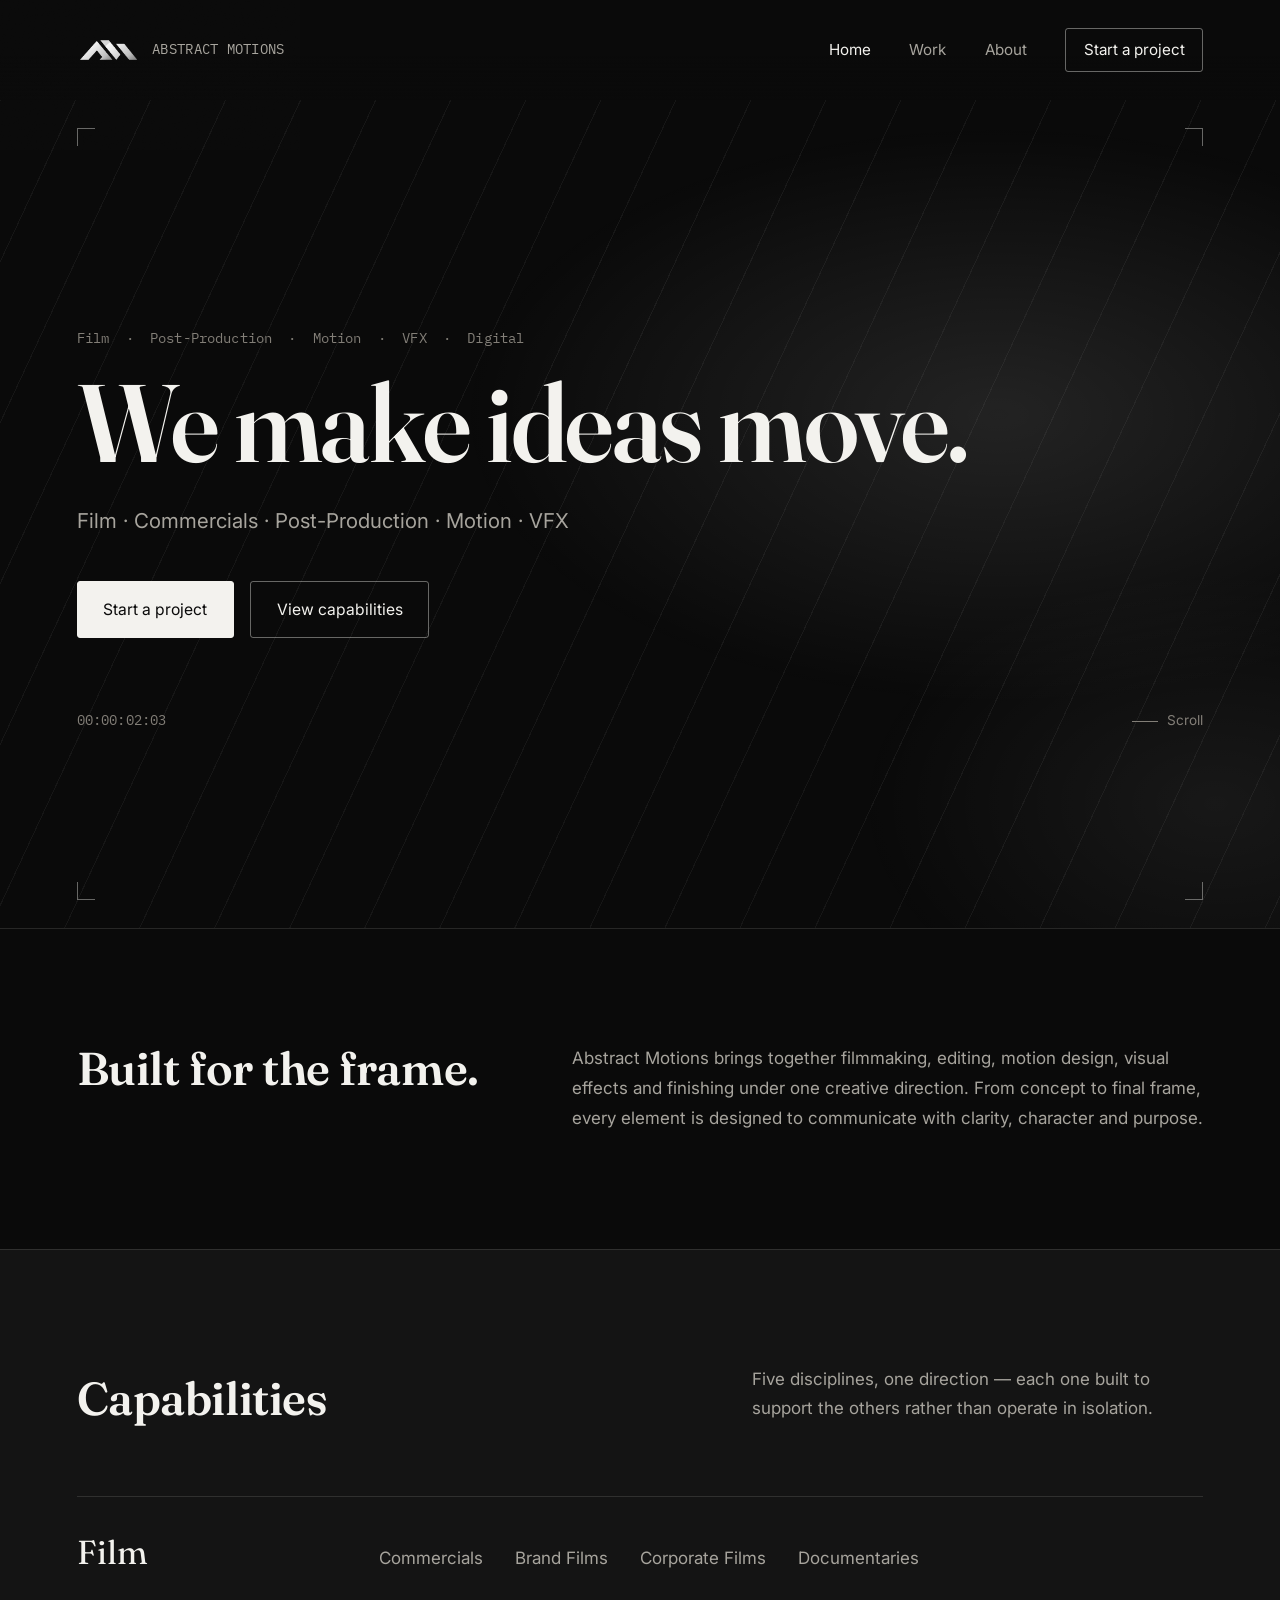
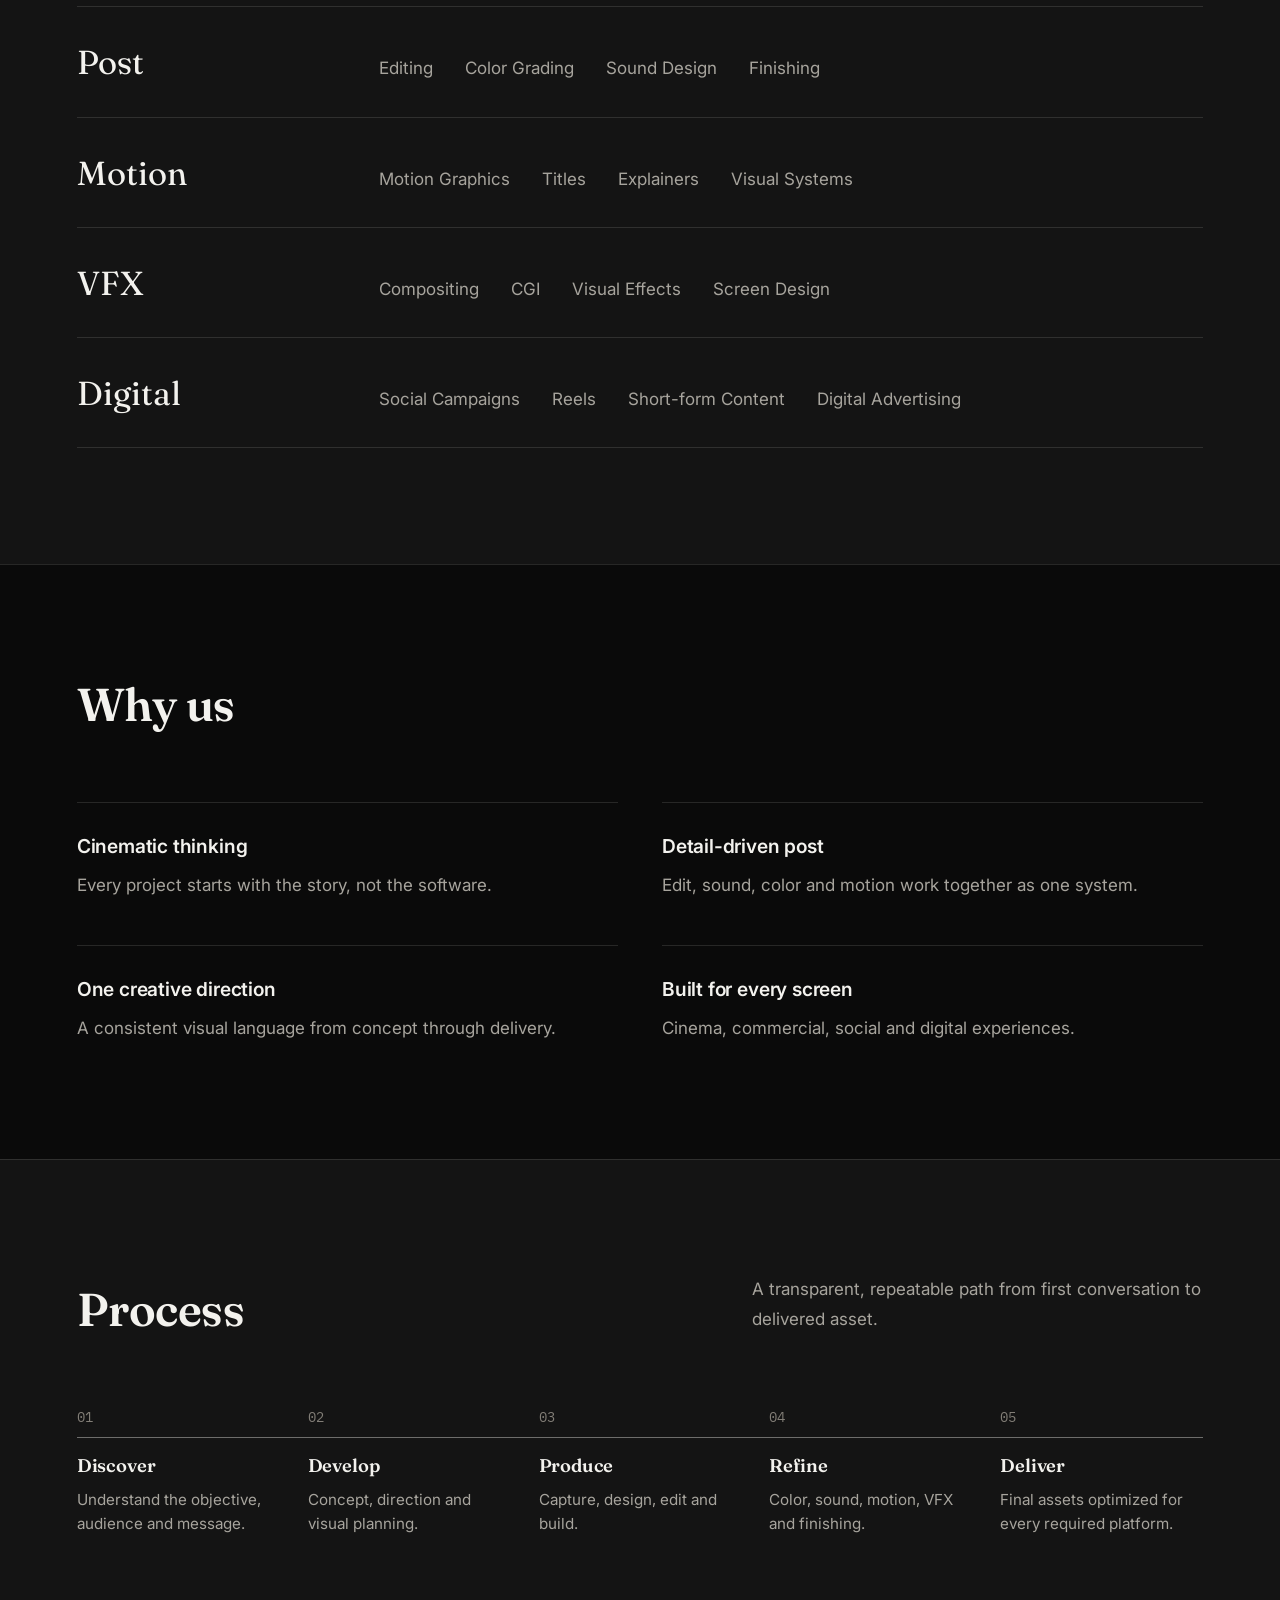
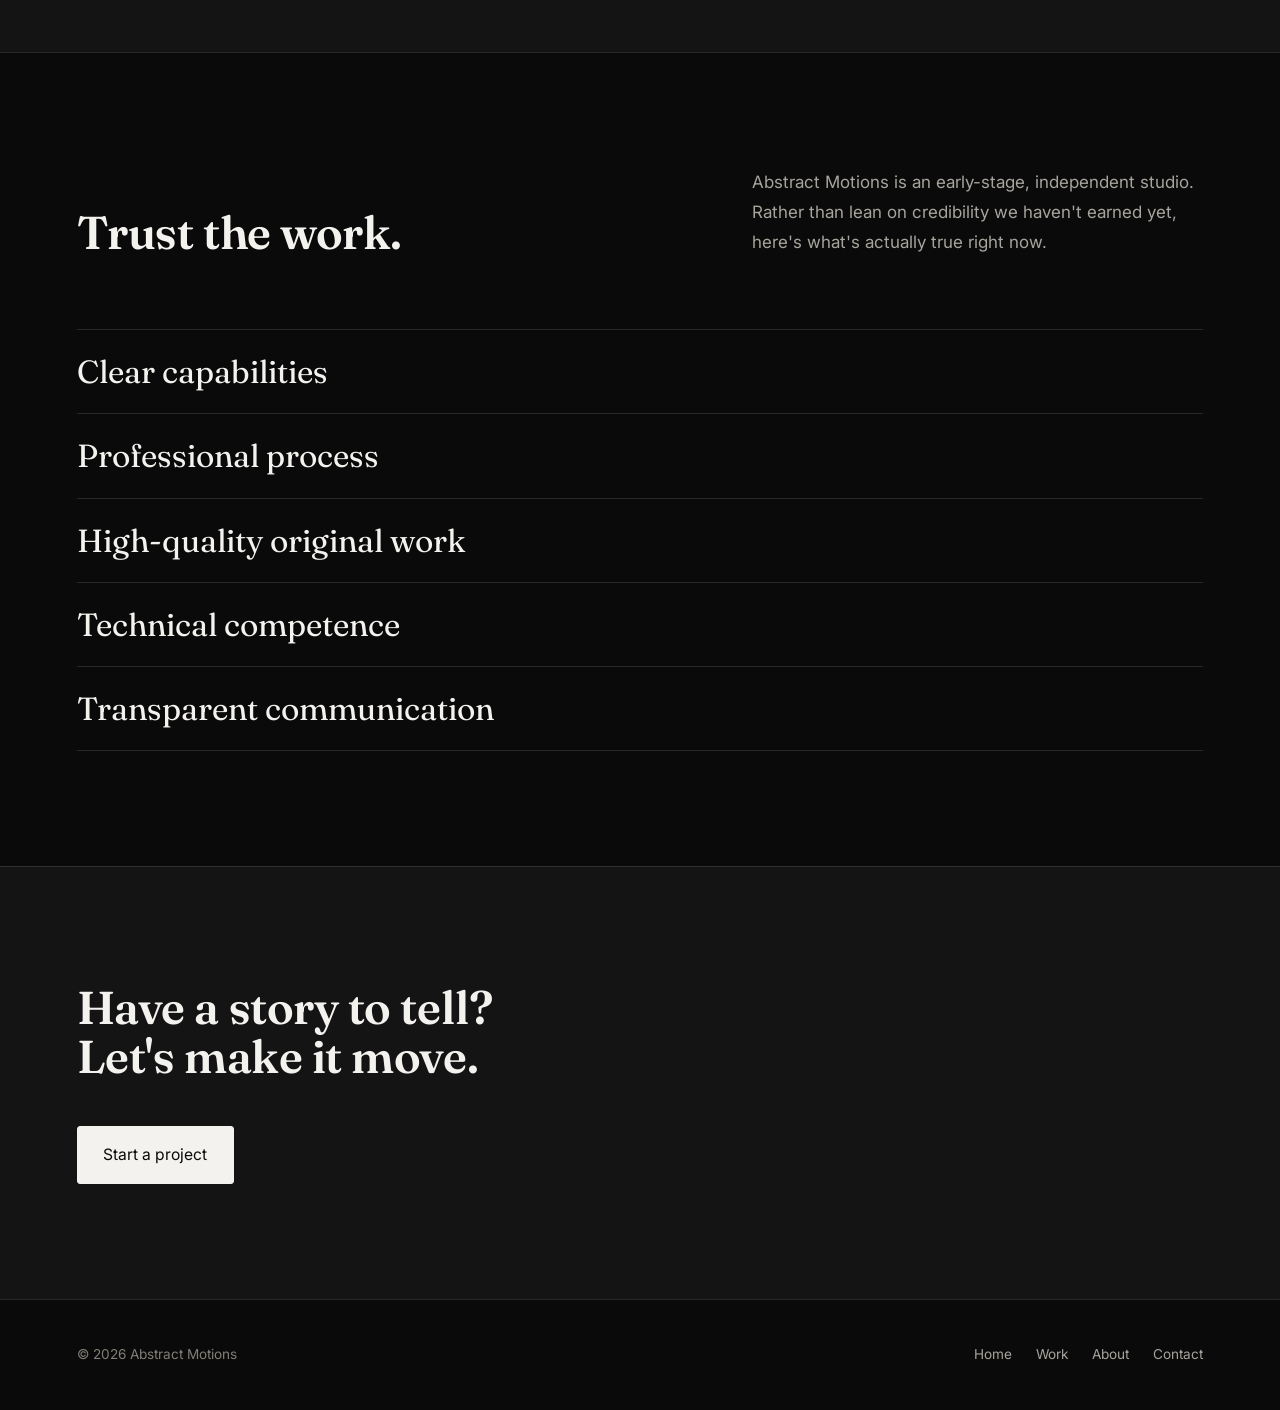
<file: index.html>
<!DOCTYPE html>
<html lang="en">
<head>
<meta charset="UTF-8">
<meta name="viewport" content="width=device-width, initial-scale=1.0">
<title>Abstract Motions — Film, Post-Production, Motion &amp; VFX</title>
<meta name="description" content="Abstract Motions is an independent production company working across film, post-production, motion design, VFX and digital content. Cinematic thinking, one creative direction.">
<meta property="og:title" content="Abstract Motions — We make ideas move.">
<meta property="og:description" content="An independent production company working across film, post-production, motion design, VFX and digital content.">
<meta property="og:type" content="website">
<link rel="icon" type="image/png" href="images/favicon-32.png">
<link rel="apple-touch-icon" href="images/favicon-192.png">
<link rel="preconnect" href="https://fonts.googleapis.com">
<link rel="preconnect" href="https://fonts.gstatic.com" crossorigin>
<link href="https://fonts.googleapis.com/css2?family=Fraunces:opsz,wght@9..144,450;9..144,560;9..144,620&family=Inter:wght@400;500;600&family=IBM+Plex+Mono:wght@400;500&display=swap" rel="stylesheet">
<link rel="stylesheet" href="css/style.css">
</head>
<body>

<svg class="grain" aria-hidden="true">
  <filter id="grainFilter">
    <feTurbulence type="fractalNoise" baseFrequency="0.85" numOctaves="2" stitchTiles="stitch"></feTurbulence>
    <feColorMatrix type="saturate" values="0"></feColorMatrix>
  </filter>
  <rect width="100%" height="100%" filter="url(#grainFilter)"></rect>
</svg>

<header class="wrap site-nav">
  <a href="index.html" class="site-nav__logo" aria-label="Abstract Motions — home">
    <img src="images/logo.png" alt="Abstract Motions">
    <span>ABSTRACT MOTIONS</span>
  </a>
  <button class="nav-toggle" aria-label="Toggle menu" aria-expanded="false"><span></span></button>
  <nav class="site-nav__links" aria-label="Primary">
    <a href="index.html" aria-current="page">Home</a>
    <a href="work.html">Work</a>
    <a href="about.html">About</a>
    <a href="contact.html" class="site-nav__cta">Start a project</a>
  </nav>
</header>

<main id="main">

  <!-- ============ HERO ============ -->
  <section class="hero">
    <div class="hero__field" aria-hidden="true"></div>
    <div class="frame-marks" aria-hidden="true"><i></i><i></i><i></i><i></i></div>
    <div class="hero__bar hero__bar--top" aria-hidden="true"></div>
    <div class="hero__bar hero__bar--bottom" aria-hidden="true"></div>

    <div class="wrap hero__content">
      <p class="hero__kicker mono" style="color:var(--mist-dim); font-size:0.85rem; margin-bottom:1.25rem;">Film &nbsp;·&nbsp; Post-Production &nbsp;·&nbsp; Motion &nbsp;·&nbsp; VFX &nbsp;·&nbsp; Digital</p>
      <h1 class="hero__title display">We make ideas move.</h1>
      <p class="hero__sub lede">Film · Commercials · Post-Production · Motion · VFX</p>
      <div class="hero__ctas">
        <a href="contact.html" class="btn btn--solid">Start a project</a>
        <a href="#capabilities" class="btn btn--ghost">View capabilities</a>
      </div>
      <div class="hero__foot">
        <span class="mono" data-timecode>00:00:00:00</span>
        <span class="hero__scroll"><span class="line" aria-hidden="true"></span>Scroll</span>
      </div>
    </div>
  </section>

  <!-- ============ BRAND INTRO ============ -->
  <section class="section reveal">
    <div class="wrap intro">
      <h2 class="heading">Built for the frame.</h2>
      <p class="body">Abstract Motions brings together filmmaking, editing, motion design, visual effects and finishing under one creative direction. From concept to final frame, every element is designed to communicate with clarity, character and purpose.</p>
    </div>
  </section>

  <!-- ============ CAPABILITIES ============ -->
  <section class="section section--raised reveal" id="capabilities">
    <div class="wrap">
      <div class="section__head">
        <h2 class="heading">Capabilities</h2>
        <p class="body">Five disciplines, one direction — each one built to support the others rather than operate in isolation.</p>
      </div>

      <div class="cap-rows">
        <div class="cap-row">
          <div class="cap-row__name">Film</div>
          <div class="cap-row__items"><span>Commercials</span><span>Brand Films</span><span>Corporate Films</span><span>Documentaries</span></div>
        </div>
        <div class="cap-row">
          <div class="cap-row__name">Post</div>
          <div class="cap-row__items"><span>Editing</span><span>Color Grading</span><span>Sound Design</span><span>Finishing</span></div>
        </div>
        <div class="cap-row">
          <div class="cap-row__name">Motion</div>
          <div class="cap-row__items"><span>Motion Graphics</span><span>Titles</span><span>Explainers</span><span>Visual Systems</span></div>
        </div>
        <div class="cap-row">
          <div class="cap-row__name">VFX</div>
          <div class="cap-row__items"><span>Compositing</span><span>CGI</span><span>Visual Effects</span><span>Screen Design</span></div>
        </div>
        <div class="cap-row">
          <div class="cap-row__name">Digital</div>
          <div class="cap-row__items"><span>Social Campaigns</span><span>Reels</span><span>Short-form Content</span><span>Digital Advertising</span></div>
        </div>
      </div>
    </div>
  </section>

  <!-- ============ WHY US ============ -->
  <section class="section reveal">
    <div class="wrap">
      <div class="section__head">
        <h2 class="heading">Why us</h2>
      </div>
      <div class="why-grid">
        <div class="why-item">
          <h3>Cinematic thinking</h3>
          <p class="body">Every project starts with the story, not the software.</p>
        </div>
        <div class="why-item">
          <h3>Detail-driven post</h3>
          <p class="body">Edit, sound, color and motion work together as one system.</p>
        </div>
        <div class="why-item">
          <h3>One creative direction</h3>
          <p class="body">A consistent visual language from concept through delivery.</p>
        </div>
        <div class="why-item">
          <h3>Built for every screen</h3>
          <p class="body">Cinema, commercial, social and digital experiences.</p>
        </div>
      </div>
    </div>
  </section>

  <!-- ============ PROCESS ============ -->
  <section class="section section--raised reveal">
    <div class="wrap">
      <div class="section__head">
        <h2 class="heading">Process</h2>
        <p class="body">A transparent, repeatable path from first conversation to delivered asset.</p>
      </div>
      <div class="timeline">
        <div class="timeline__track">
          <div class="timeline__step">
            <span class="num">01</span>
            <h3>Discover</h3>
            <p>Understand the objective, audience and message.</p>
          </div>
          <div class="timeline__step">
            <span class="num">02</span>
            <h3>Develop</h3>
            <p>Concept, direction and visual planning.</p>
          </div>
          <div class="timeline__step">
            <span class="num">03</span>
            <h3>Produce</h3>
            <p>Capture, design, edit and build.</p>
          </div>
          <div class="timeline__step">
            <span class="num">04</span>
            <h3>Refine</h3>
            <p>Color, sound, motion, VFX and finishing.</p>
          </div>
          <div class="timeline__step">
            <span class="num">05</span>
            <h3>Deliver</h3>
            <p>Final assets optimized for every required platform.</p>
          </div>
        </div>
      </div>
    </div>
  </section>

  <!-- ============ TRUST ============ -->
  <!-- Designed to evolve into Clients → Case Studies → Testimonials → Results as the studio grows.
       Do not hardcode "coming soon" language — keep this component easy to swap for real proof later. -->
  <section class="section reveal">
    <div class="wrap">
      <div class="section__head">
        <h2 class="heading">Trust the work.</h2>
        <p class="body">Abstract Motions is an early-stage, independent studio. Rather than lean on credibility we haven't earned yet, here's what's actually true right now.</p>
      </div>
      <ul class="trust-list">
        <li>Clear capabilities</li>
        <li>Professional process</li>
        <li>High-quality original work</li>
        <li>Technical competence</li>
        <li>Transparent communication</li>
      </ul>
    </div>
  </section>

  <!-- ============ CLOSING CTA ============ -->
  <section class="section section--raised reveal">
    <div class="wrap closing">
      <h2 class="heading" style="max-width:14ch;">Have a story to tell? Let's make it move.</h2>
      <a href="contact.html" class="btn btn--solid">Start a project</a>
    </div>
  </section>

</main>

<footer class="site-footer">
  <div class="wrap site-footer__row">
    <span>© <span data-year>2026</span> Abstract Motions</span>
    <nav class="site-footer__links" aria-label="Footer">
      <a href="index.html">Home</a>
      <a href="work.html">Work</a>
      <a href="about.html">About</a>
      <a href="contact.html">Contact</a>
    </nav>
  </div>
</footer>

<script src="js/main.js"></script>
</body>
</html>
</file>
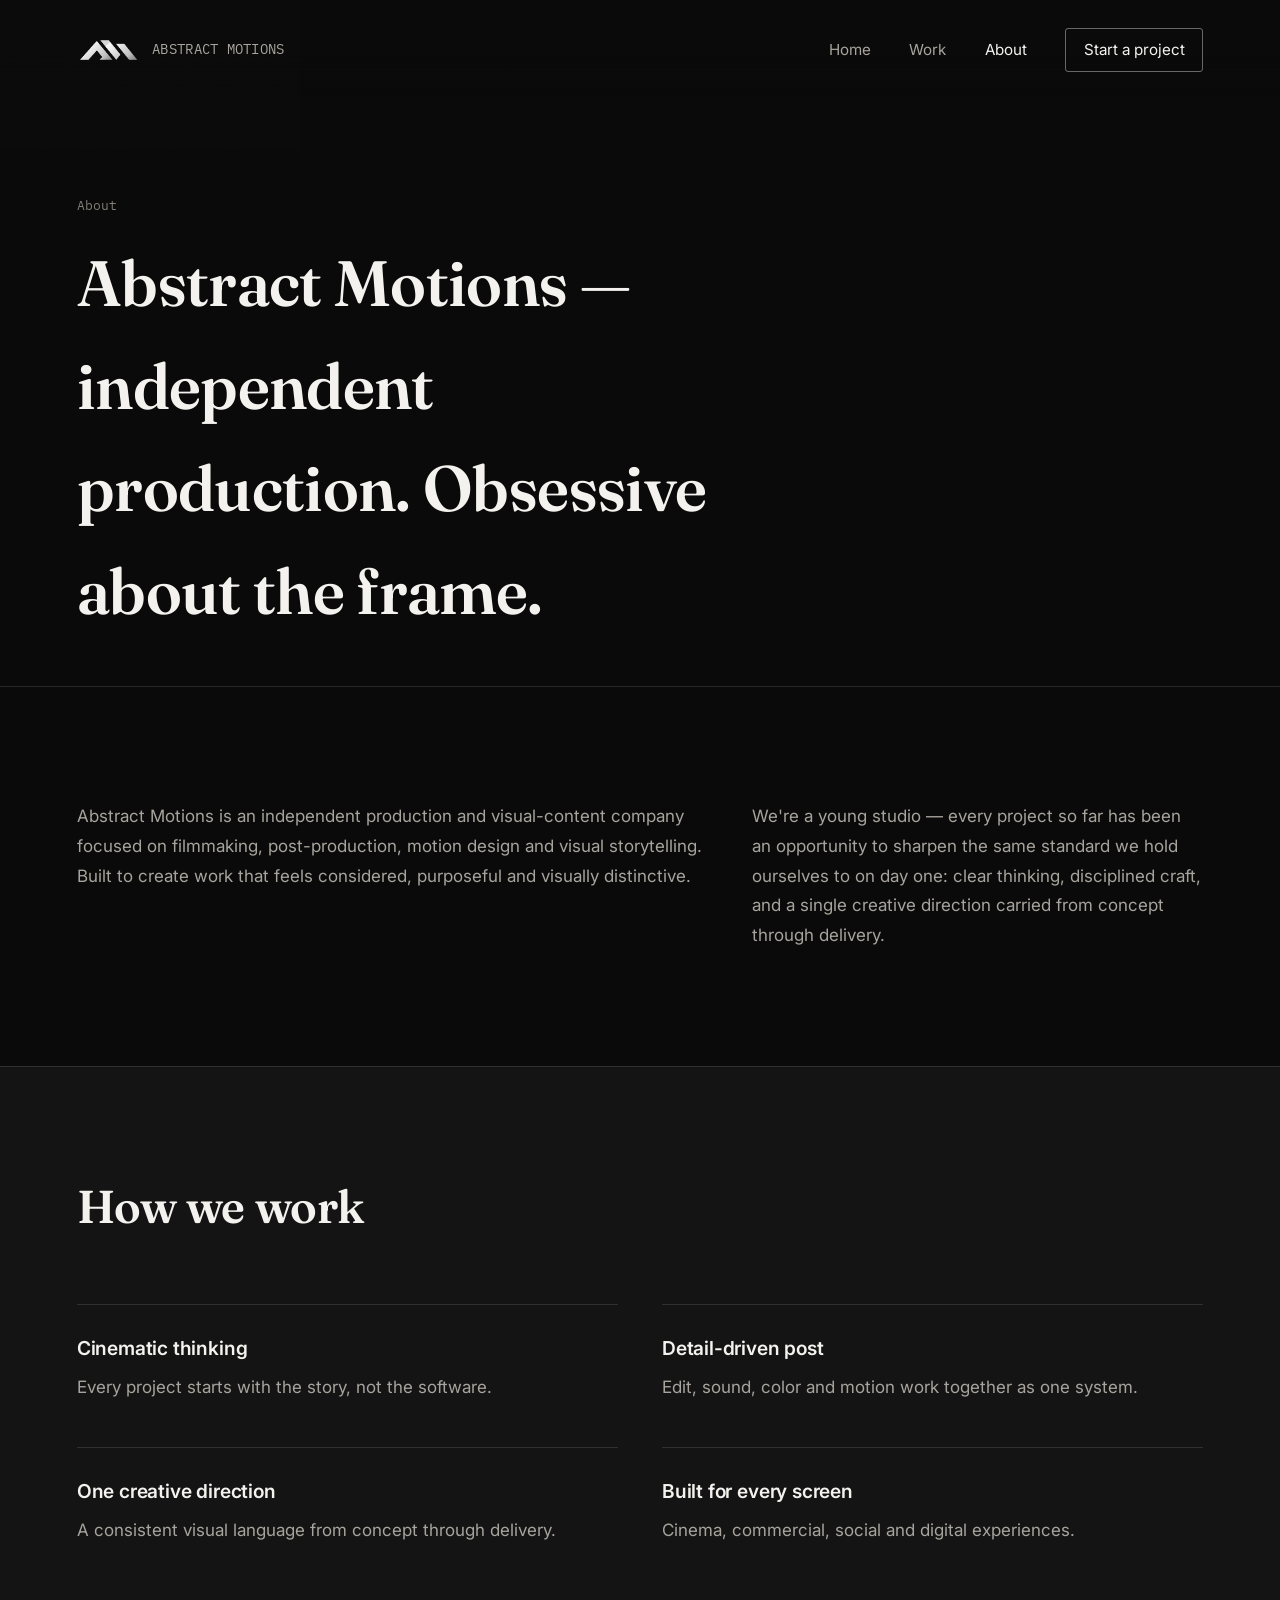
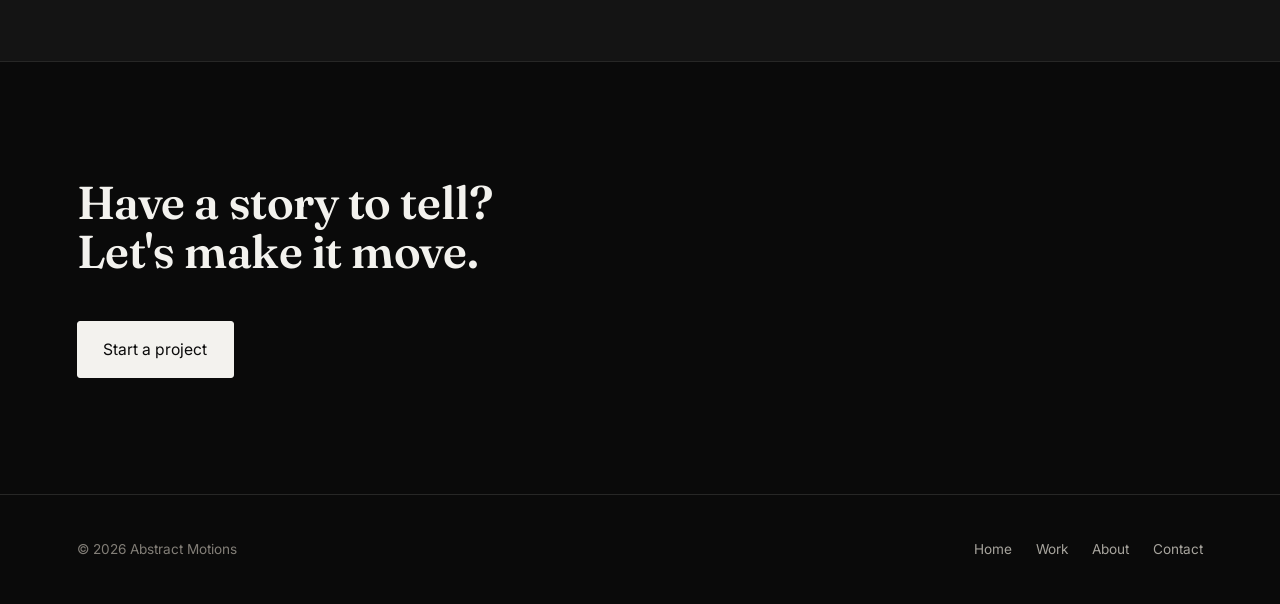
<file: about.html>
<!DOCTYPE html>
<html lang="en">
<head>
<meta charset="UTF-8">
<meta name="viewport" content="width=device-width, initial-scale=1.0">
<title>About — Abstract Motions</title>
<meta name="description" content="Abstract Motions is an independent production and visual-content company focused on filmmaking, post-production, motion design and visual storytelling.">
<link rel="icon" type="image/png" href="images/favicon-32.png">
<link rel="apple-touch-icon" href="images/favicon-192.png">
<link rel="preconnect" href="https://fonts.googleapis.com">
<link rel="preconnect" href="https://fonts.gstatic.com" crossorigin>
<link href="https://fonts.googleapis.com/css2?family=Fraunces:opsz,wght@9..144,450;9..144,560;9..144,620&family=Inter:wght@400;500;600&family=IBM+Plex+Mono:wght@400;500&display=swap" rel="stylesheet">
<link rel="stylesheet" href="css/style.css">
</head>
<body>

<svg class="grain" aria-hidden="true">
  <filter id="grainFilter">
    <feTurbulence type="fractalNoise" baseFrequency="0.85" numOctaves="2" stitchTiles="stitch"></feTurbulence>
    <feColorMatrix type="saturate" values="0"></feColorMatrix>
  </filter>
  <rect width="100%" height="100%" filter="url(#grainFilter)"></rect>
</svg>

<header class="wrap site-nav">
  <a href="index.html" class="site-nav__logo" aria-label="Abstract Motions — home">
    <img src="images/logo.png" alt="Abstract Motions">
    <span>ABSTRACT MOTIONS</span>
  </a>
  <button class="nav-toggle" aria-label="Toggle menu" aria-expanded="false"><span></span></button>
  <nav class="site-nav__links" aria-label="Primary">
    <a href="index.html">Home</a>
    <a href="work.html">Work</a>
    <a href="about.html" aria-current="page">About</a>
    <a href="contact.html" class="site-nav__cta">Start a project</a>
  </nav>
</header>

<main id="main">
  <section class="wrap page-hero reveal">
    <p class="eyebrow-index mono">About</p>
    <h1 class="heading" style="font-size:clamp(2.25rem,5vw,4rem); max-width:16ch;">Abstract Motions — independent production. Obsessive about the frame.</h1>
  </section>

  <section class="section reveal">
    <div class="wrap about-lead">
      <p class="body">Abstract Motions is an independent production and visual-content company focused on filmmaking, post-production, motion design and visual storytelling. Built to create work that feels considered, purposeful and visually distinctive.</p>
      <p class="body">We're a young studio — every project so far has been an opportunity to sharpen the same standard we hold ourselves to on day one: clear thinking, disciplined craft, and a single creative direction carried from concept through delivery.</p>
    </div>
  </section>

  <section class="section section--raised reveal">
    <div class="wrap">
      <div class="section__head">
        <h2 class="heading">How we work</h2>
      </div>
      <div class="why-grid">
        <div class="why-item">
          <h3>Cinematic thinking</h3>
          <p class="body">Every project starts with the story, not the software.</p>
        </div>
        <div class="why-item">
          <h3>Detail-driven post</h3>
          <p class="body">Edit, sound, color and motion work together as one system.</p>
        </div>
        <div class="why-item">
          <h3>One creative direction</h3>
          <p class="body">A consistent visual language from concept through delivery.</p>
        </div>
        <div class="why-item">
          <h3>Built for every screen</h3>
          <p class="body">Cinema, commercial, social and digital experiences.</p>
        </div>
      </div>
    </div>
  </section>

  <section class="section reveal">
    <div class="wrap closing">
      <h2 class="heading" style="max-width:14ch;">Have a story to tell? Let's make it move.</h2>
      <a href="contact.html" class="btn btn--solid">Start a project</a>
    </div>
  </section>
</main>

<footer class="site-footer">
  <div class="wrap site-footer__row">
    <span>© <span data-year>2026</span> Abstract Motions</span>
    <nav class="site-footer__links" aria-label="Footer">
      <a href="index.html">Home</a>
      <a href="work.html">Work</a>
      <a href="about.html">About</a>
      <a href="contact.html">Contact</a>
    </nav>
  </div>
</footer>

<script src="js/main.js"></script>
</body>
</html>
</file>
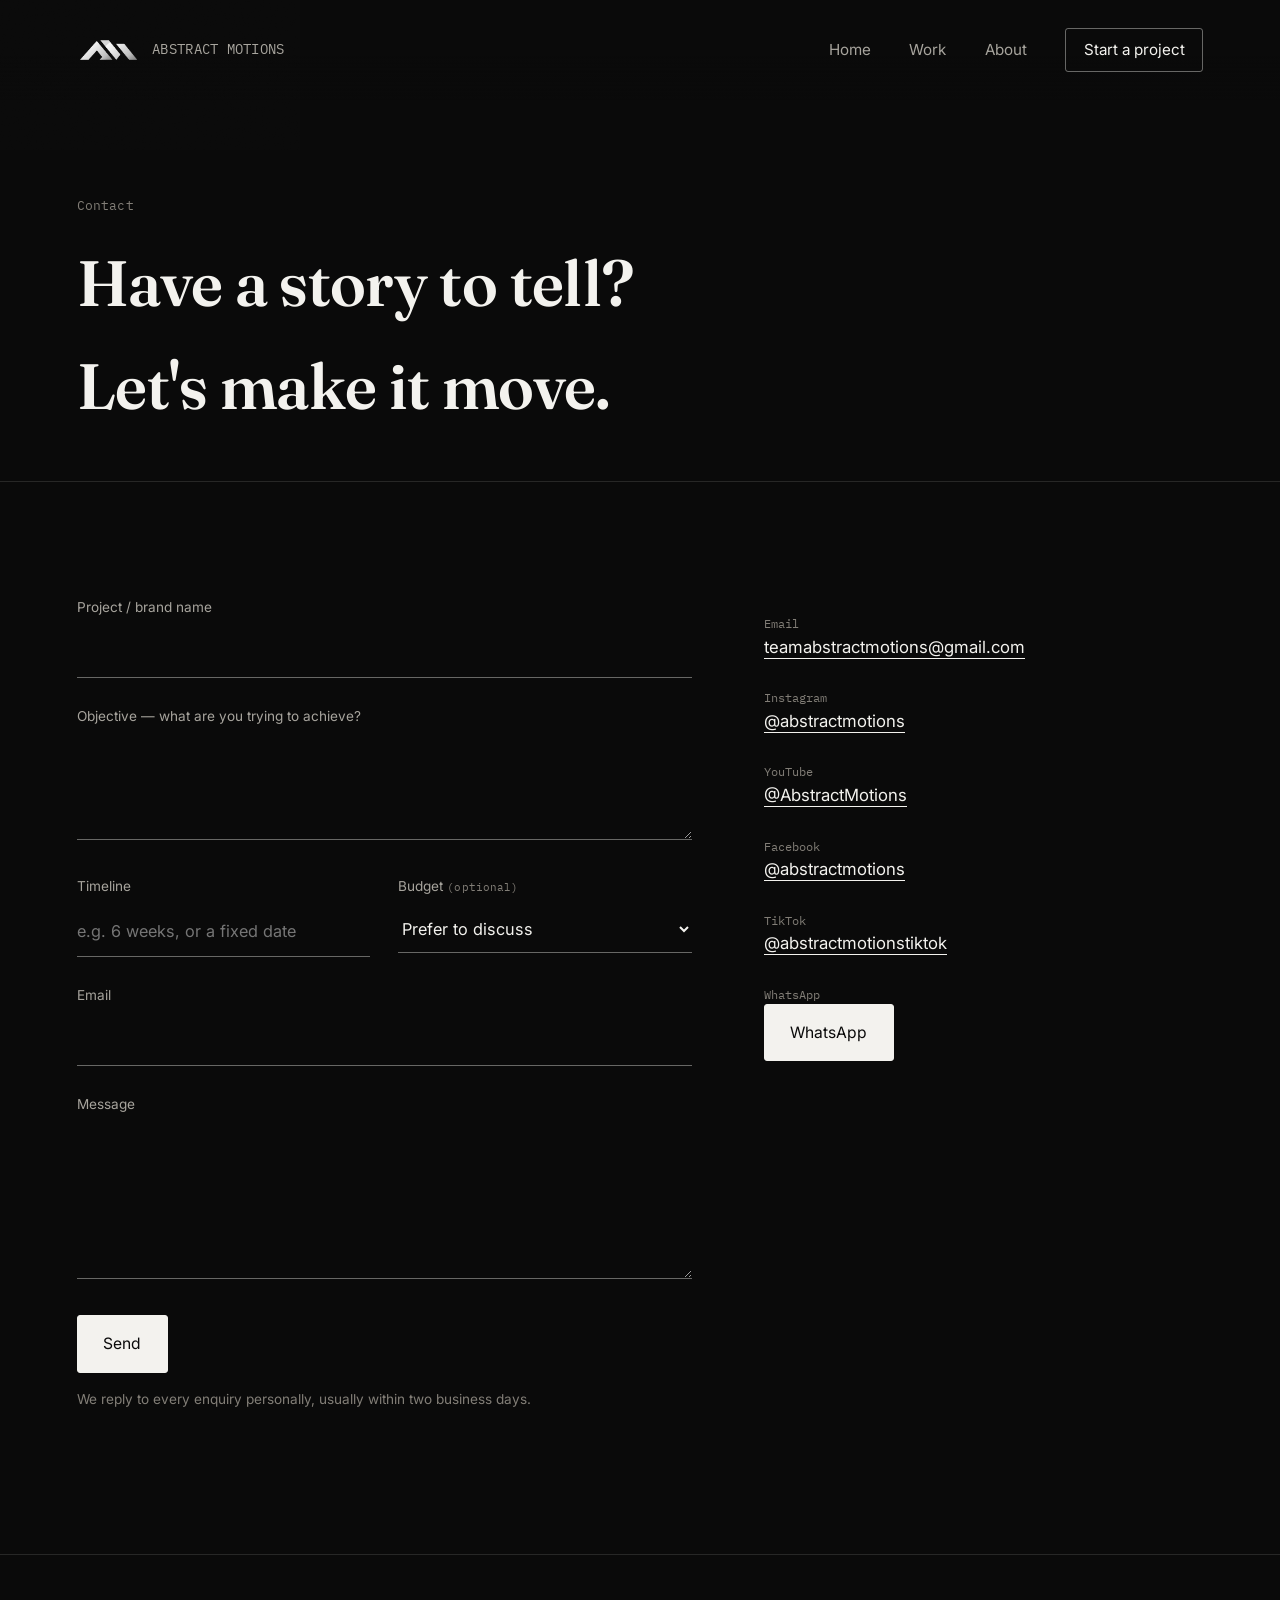
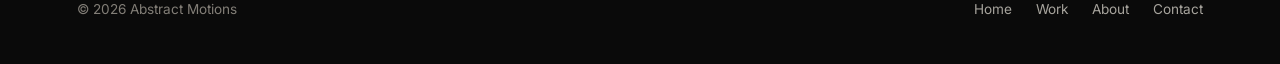
<file: contact.html>
<!DOCTYPE html>
<html lang="en">
<head>
<meta charset="UTF-8">
<meta name="viewport" content="width=device-width, initial-scale=1.0">
<title>Contact — Abstract Motions</title>
<meta name="description" content="Start a project with Abstract Motions. Tell us about your brand, objective, timeline and budget.">
<link rel="icon" type="image/png" href="images/favicon-32.png">
<link rel="apple-touch-icon" href="images/favicon-192.png">
<link rel="preconnect" href="https://fonts.googleapis.com">
<link rel="preconnect" href="https://fonts.gstatic.com" crossorigin>
<link href="https://fonts.googleapis.com/css2?family=Fraunces:opsz,wght@9..144,450;9..144,560;9..144,620&family=Inter:wght@400;500;600&family=IBM+Plex+Mono:wght@400;500&display=swap" rel="stylesheet">
<link rel="stylesheet" href="css/style.css">
</head>
<body>

<svg class="grain" aria-hidden="true">
  <filter id="grainFilter">
    <feTurbulence type="fractalNoise" baseFrequency="0.85" numOctaves="2" stitchTiles="stitch"></feTurbulence>
    <feColorMatrix type="saturate" values="0"></feColorMatrix>
  </filter>
  <rect width="100%" height="100%" filter="url(#grainFilter)"></rect>
</svg>

<header class="wrap site-nav">
  <a href="index.html" class="site-nav__logo" aria-label="Abstract Motions — home">
    <img src="images/logo.png" alt="Abstract Motions">
    <span>ABSTRACT MOTIONS</span>
  </a>
  <button class="nav-toggle" aria-label="Toggle menu" aria-expanded="false"><span></span></button>
  <nav class="site-nav__links" aria-label="Primary">
    <a href="index.html">Home</a>
    <a href="work.html">Work</a>
    <a href="about.html">About</a>
    <a href="contact.html" class="site-nav__cta" aria-current="page">Start a project</a>
  </nav>
</header>

<main id="main">
  <section class="wrap page-hero reveal">
    <p class="eyebrow-index mono">Contact</p>
    <h1 class="heading" style="font-size:clamp(2.25rem,5vw,4rem); max-width:16ch;">Have a story to tell? Let's make it move.</h1>
  </section>

  <section class="section reveal">
    <div class="wrap contact-grid">
      <form
        name="contact"
        method="POST"
        data-netlify="true"
        netlify-honeypot="bot-field"
        id="contact-form"
      >
        <input type="hidden" name="form-name" value="contact">
        <p class="hp-field">
          <label>Don't fill this out if you're human: <input name="bot-field" tabindex="-1" autocomplete="off"></label>
        </p>

        <div class="field">
          <label for="brand">Project / brand name</label>
          <input id="brand" name="brand" type="text" required>
        </div>

        <div class="field">
          <label for="objective">Objective — what are you trying to achieve?</label>
          <textarea id="objective" name="objective" rows="2" required></textarea>
        </div>

        <div class="field-row">
          <div class="field">
            <label for="timeline">Timeline</label>
            <input id="timeline" name="timeline" type="text" placeholder="e.g. 6 weeks, or a fixed date">
          </div>
          <div class="field">
            <label for="budget">Budget <span class="mono" style="color:var(--mist-dim); font-size:0.8em;">(optional)</span></label>
            <select id="budget" name="budget">
              <option value="">Prefer to discuss</option>
              <option value="under-5k">Under $5,000</option>
              <option value="5k-15k">$5,000 – $15,000</option>
              <option value="15k-40k">$15,000 – $40,000</option>
              <option value="40k-plus">$40,000+</option>
              <option value="not-sure">Not sure yet</option>
            </select>
          </div>
        </div>

        <div class="field">
          <label for="email">Email</label>
          <input id="email" name="email" type="email" required>
        </div>

        <div class="field">
          <label for="message">Message</label>
          <textarea id="message" name="message" rows="5" required></textarea>
        </div>

        <button type="submit" class="btn btn--solid">Send</button>
        <p class="form-note">We reply to every enquiry personally, usually within two business days.</p>
        <p class="form-status" id="form-status" role="status" aria-live="polite"></p>
      </form>

      <aside>
        <dl class="contact-links">
          <dt>Email</dt>
          <dd><a class="text-link" href="mailto:teamabstractmotions@gmail.com">teamabstractmotions@gmail.com</a></dd>
          <dt>Instagram</dt>
          <dd><a class="text-link" href="https://instagram.com/abstractmotions" target="_blank" rel="noopener">@abstractmotions</a></dd>
          <dt>YouTube</dt>
          <dd><a class="text-link" href="https://youtube.com/@AbstractMotions" target="_blank" rel="noopener">@AbstractMotions</a></dd>
          <dt>Facebook</dt>
          <dd><a class="text-link" href="https://facebook.com/abstractmotions" target="_blank" rel="noopener">@abstractmotions</a></dd>
          <dt>TikTok</dt>
          <dd><a class="text-link" href="https://tiktok.com/@abstractmotionstiktok" target="_blank" rel="noopener">@abstractmotionstiktok</a></dd>
          <dt>WhatsApp</dt>
          <dd><a class="btn btn--solid" href="https://wa.me/923303925006" target="_blank" rel="noopener">WhatsApp</a></dd>
        </dl>
      </aside>
    </div>
  </section>
</main>

<footer class="site-footer">
  <div class="wrap site-footer__row">
    <span>© <span data-year>2026</span> Abstract Motions</span>
    <nav class="site-footer__links" aria-label="Footer">
      <a href="index.html">Home</a>
      <a href="work.html">Work</a>
      <a href="about.html">About</a>
      <a href="contact.html">Contact</a>
    </nav>
  </div>
</footer>

<script src="js/main.js"></script>
<script src="js/contact.js"></script>
</body>
</html>
</file>
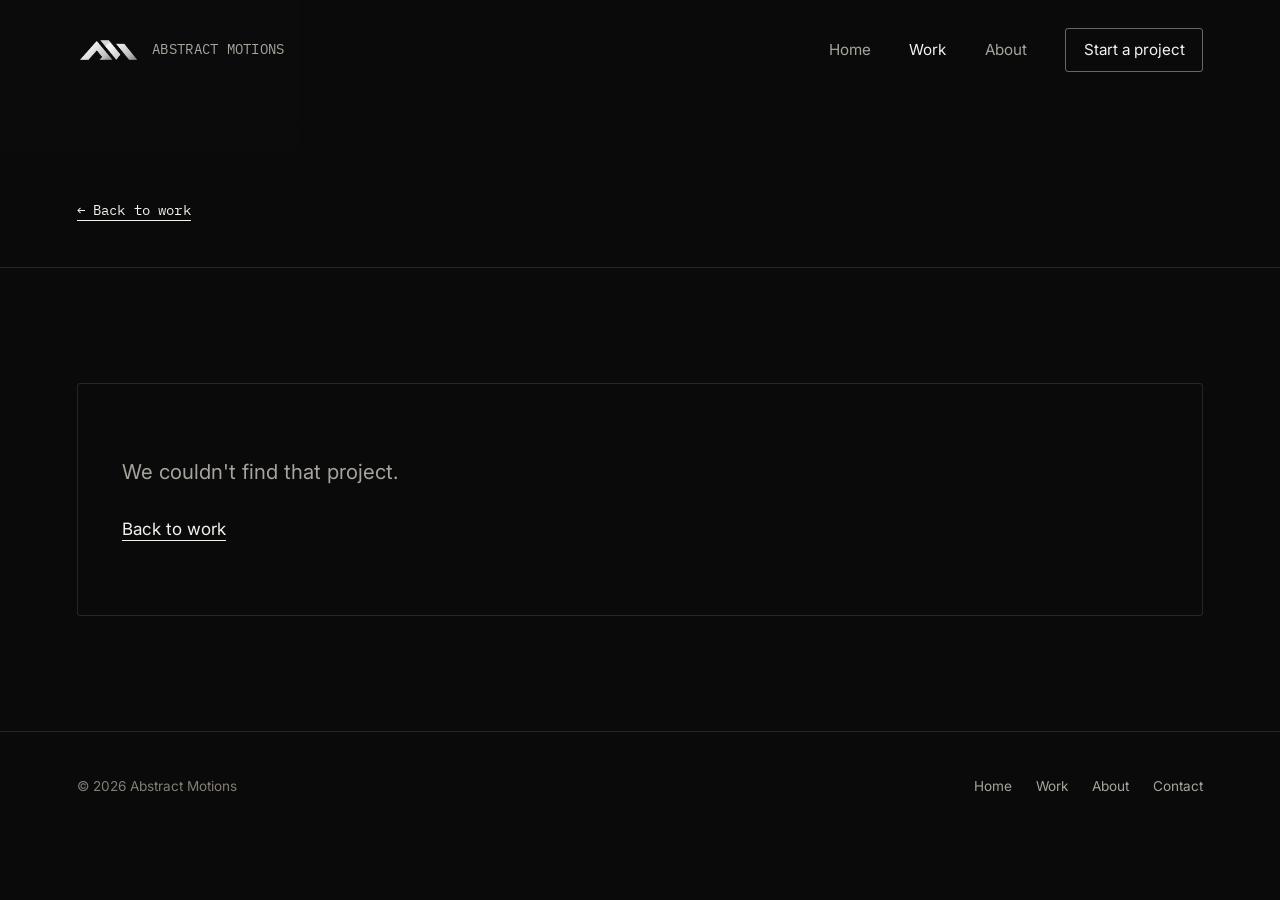
<file: work-detail.html>
<!DOCTYPE html>
<html lang="en">
<head>
<meta charset="UTF-8">
<meta name="viewport" content="width=device-width, initial-scale=1.0">
<title id="doc-title">Work — Abstract Motions</title>
<meta id="meta-desc" name="description" content="Selected work from Abstract Motions.">
<link rel="icon" type="image/png" href="images/favicon-32.png">
<link rel="apple-touch-icon" href="images/favicon-192.png">
<link rel="preconnect" href="https://fonts.googleapis.com">
<link rel="preconnect" href="https://fonts.gstatic.com" crossorigin>
<link href="https://fonts.googleapis.com/css2?family=Fraunces:opsz,wght@9..144,450;9..144,560;9..144,620&family=Inter:wght@400;500;600&family=IBM+Plex+Mono:wght@400;500&display=swap" rel="stylesheet">
<link rel="stylesheet" href="css/style.css">
</head>
<body>

<svg class="grain" aria-hidden="true">
  <filter id="grainFilter">
    <feTurbulence type="fractalNoise" baseFrequency="0.85" numOctaves="2" stitchTiles="stitch"></feTurbulence>
    <feColorMatrix type="saturate" values="0"></feColorMatrix>
  </filter>
  <rect width="100%" height="100%" filter="url(#grainFilter)"></rect>
</svg>

<header class="wrap site-nav">
  <a href="index.html" class="site-nav__logo" aria-label="Abstract Motions — home">
    <img src="images/logo.png" alt="Abstract Motions">
    <span>ABSTRACT MOTIONS</span>
  </a>
  <button class="nav-toggle" aria-label="Toggle menu" aria-expanded="false"><span></span></button>
  <nav class="site-nav__links" aria-label="Primary">
    <a href="index.html">Home</a>
    <a href="work.html" aria-current="page">Work</a>
    <a href="about.html">About</a>
    <a href="contact.html" class="site-nav__cta">Start a project</a>
  </nav>
</header>

<main id="main">
  <section class="wrap page-hero">
    <a href="work.html" class="text-link mono" style="font-size:0.85rem;">← Back to work</a>
  </section>

  <section class="section" id="detail-target">
    <div class="wrap">
      <p class="body" aria-live="polite">Loading…</p>
    </div>
  </section>
</main>

<footer class="site-footer">
  <div class="wrap site-footer__row">
    <span>© <span data-year>2026</span> Abstract Motions</span>
    <nav class="site-footer__links" aria-label="Footer">
      <a href="index.html">Home</a>
      <a href="work.html">Work</a>
      <a href="about.html">About</a>
      <a href="contact.html">Contact</a>
    </nav>
  </div>
</footer>

<script src="js/main.js"></script>
<script src="js/work-detail.js"></script>
</body>
</html>
</file>
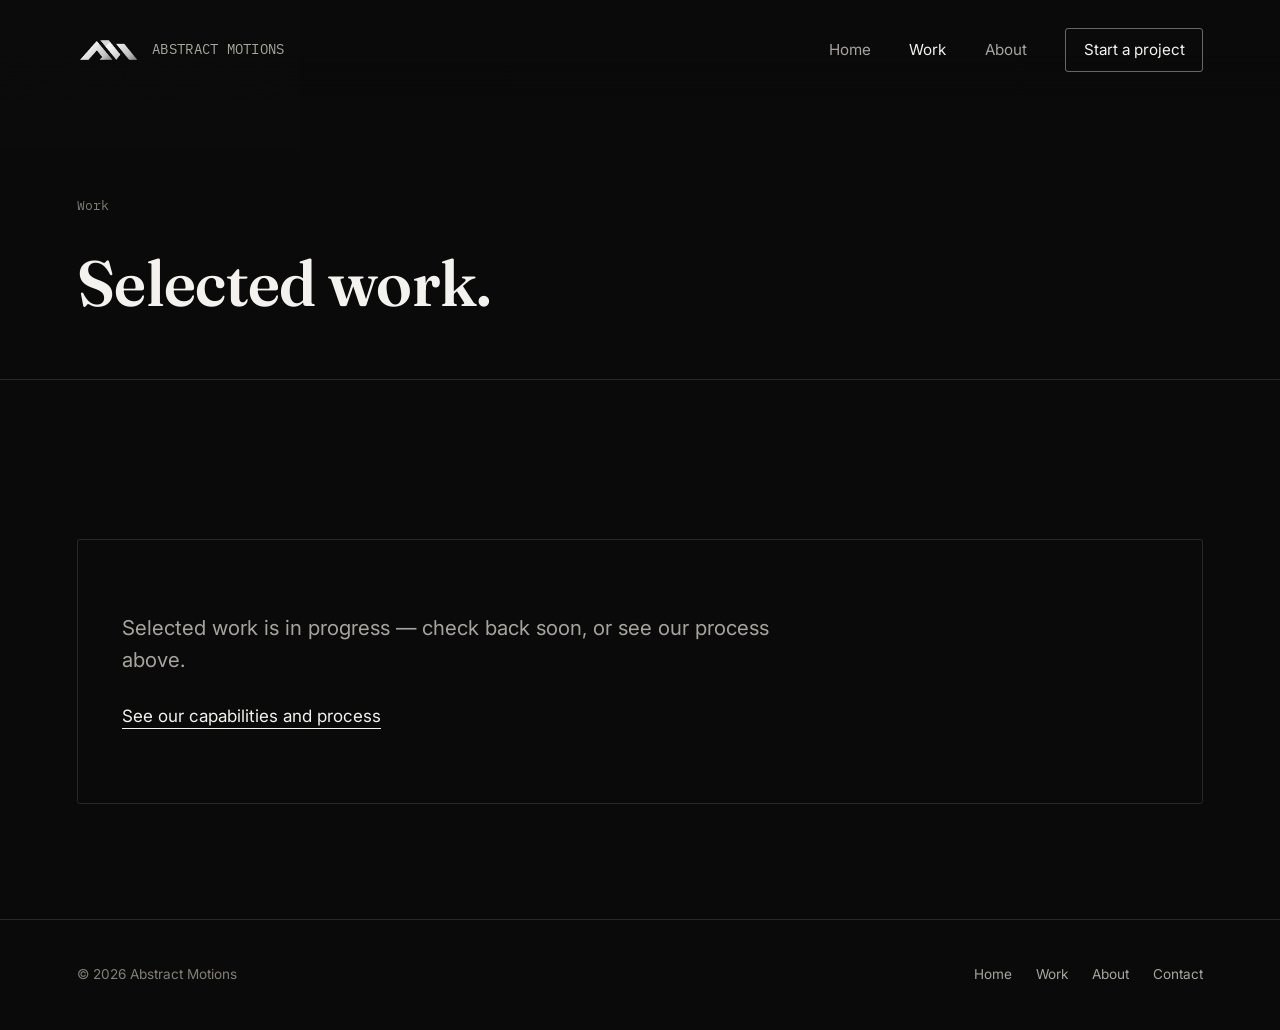
<file: work.html>
<!DOCTYPE html>
<html lang="en">
<head>
<meta charset="UTF-8">
<meta name="viewport" content="width=device-width, initial-scale=1.0">
<title>Work — Abstract Motions</title>
<meta name="description" content="Selected work from Abstract Motions across film, post-production, motion design, VFX and digital content.">
<link rel="icon" type="image/png" href="images/favicon-32.png">
<link rel="apple-touch-icon" href="images/favicon-192.png">
<link rel="preconnect" href="https://fonts.googleapis.com">
<link rel="preconnect" href="https://fonts.gstatic.com" crossorigin>
<link href="https://fonts.googleapis.com/css2?family=Fraunces:opsz,wght@9..144,450;9..144,560;9..144,620&family=Inter:wght@400;500;600&family=IBM+Plex+Mono:wght@400;500&display=swap" rel="stylesheet">
<link rel="stylesheet" href="css/style.css">
</head>
<body>

<svg class="grain" aria-hidden="true">
  <filter id="grainFilter">
    <feTurbulence type="fractalNoise" baseFrequency="0.85" numOctaves="2" stitchTiles="stitch"></feTurbulence>
    <feColorMatrix type="saturate" values="0"></feColorMatrix>
  </filter>
  <rect width="100%" height="100%" filter="url(#grainFilter)"></rect>
</svg>

<header class="wrap site-nav">
  <a href="index.html" class="site-nav__logo" aria-label="Abstract Motions — home">
    <img src="images/logo.png" alt="Abstract Motions">
    <span>ABSTRACT MOTIONS</span>
  </a>
  <button class="nav-toggle" aria-label="Toggle menu" aria-expanded="false"><span></span></button>
  <nav class="site-nav__links" aria-label="Primary">
    <a href="index.html">Home</a>
    <a href="work.html" aria-current="page">Work</a>
    <a href="about.html">About</a>
    <a href="contact.html" class="site-nav__cta">Start a project</a>
  </nav>
</header>

<main id="main">
  <section class="wrap page-hero reveal">
    <p class="eyebrow-index mono">Work</p>
    <h1 class="heading" style="font-size:clamp(2.25rem,5vw,4rem);">Selected work.</h1>
  </section>

  <section class="section reveal">
    <div class="wrap">
      <div class="work-toolbar" id="work-toolbar" hidden>
        <div class="filter-list" id="work-filters" role="group" aria-label="Filter by category"></div>
      </div>
      <div id="work-target">
        <!-- Populated by js/work.js: either a card grid or the honest empty state. -->
        <p class="body" aria-live="polite">Loading work…</p>
      </div>
    </div>
  </section>
</main>

<footer class="site-footer">
  <div class="wrap site-footer__row">
    <span>© <span data-year>2026</span> Abstract Motions</span>
    <nav class="site-footer__links" aria-label="Footer">
      <a href="index.html">Home</a>
      <a href="work.html">Work</a>
      <a href="about.html">About</a>
      <a href="contact.html">Contact</a>
    </nav>
  </div>
</footer>

<script src="js/main.js"></script>
<script src="js/work.js"></script>
</body>
</html>
</file>
<file: css/style.css>
/* =========================================================
   Abstract Motions — Design System
   Cinema first, interface second.
   ========================================================= */

:root{
  /* Color — near-black charcoal base, warm off-white ink,
     chrome-gradient accent lifted from the mark (no saturated accent). */
  --bg:        #0a0a0a;
  --bg-raised: #141414;
  --paper:     #f3f2ee;
  --mist:      #a7a49d;
  --mist-dim:  #827e77; /* kept >=4.5:1 on both --bg and --bg-raised for small labels (WCAG AA) */
  --line:      rgba(243,242,238,0.12);
  --line-strong: rgba(243,242,238,0.4); /* >=3:1 UI-boundary contrast on --bg per WCAG 1.4.11 */
  --chrome-1:  #ffffff;
  --chrome-2:  #8c8c8c;

  --font-display: 'Fraunces', Georgia, 'Times New Roman', serif;
  --font-body:    'Inter', -apple-system, BlinkMacSystemFont, 'Segoe UI', sans-serif;
  --font-mono:    'IBM Plex Mono', ui-monospace, SFMono-Regular, Menlo, monospace;

  --space-1: 0.5rem;
  --space-2: 1rem;
  --space-3: 1.75rem;
  --space-4: 2.75rem;
  --space-5: 4.5rem;
  --space-6: clamp(5rem, 9vw, 8.5rem);

  --edge: clamp(1.5rem, 6vw, 5.5rem);
  --radius: 3px;
  --ease: cubic-bezier(.22,.61,.36,1);
}

/* ---------- Reset ---------- */
*, *::before, *::after{ box-sizing: border-box; }
html{ color-scheme: dark; scroll-behavior: smooth; }
body{
  margin:0;
  background: var(--bg);
  color: var(--paper);
  font-family: var(--font-body);
  font-size: 17px;
  line-height: 1.6;
  -webkit-font-smoothing: antialiased;
  text-rendering: optimizeLegibility;
}
img, video{ max-width: 100%; display:block; }
a{ color: inherit; text-decoration: none; }
h1,h2,h3,p,ul,figure{ margin:0; }
ul{ padding:0; list-style:none; }
button{ font: inherit; color: inherit; background:none; border:0; cursor:pointer; }
input, textarea, select{ font: inherit; color: inherit; }

@media (prefers-reduced-motion: reduce){
  *, *::before, *::after{
    animation-duration: 0.01ms !important;
    animation-iteration-count: 1 !important;
    transition-duration: 0.01ms !important;
    scroll-behavior: auto !important;
  }
}

::selection{ background: var(--paper); color: var(--bg); }

:focus-visible{
  outline: 1.5px solid var(--paper);
  outline-offset: 3px;
}

/* ---------- Film grain (fixed, resolution independent) ---------- */
.grain{
  position: fixed;
  inset: 0;
  pointer-events: none;
  z-index: 999;
  opacity: 0.05;
  mix-blend-mode: overlay;
}

/* ---------- Layout primitives ---------- */
.wrap{
  padding-inline: var(--edge);
}
.grid12{
  display: grid;
  grid-template-columns: repeat(12, 1fr);
  column-gap: clamp(1rem, 2vw, 2rem);
}
.section{
  padding-block: var(--space-6);
  border-top: 1px solid var(--line);
}
.section:first-of-type{ border-top: 0; }
.section--raised{ background: var(--bg-raised); }

.eyebrow-index{
  font-family: var(--font-mono);
  font-size: 0.8rem;
  color: var(--mist-dim);
  letter-spacing: 0.02em;
}

/* ---------- Typography ---------- */
h1, h2, h3{ font-family: var(--font-display); font-weight: 600; letter-spacing: -0.01em; }

.display{
  font-size: clamp(3.25rem, 8.6vw, 7.25rem);
  line-height: 0.98;
  font-weight: 600;
  letter-spacing: -0.015em;
  max-width: 16ch;
}
h2.heading{
  font-size: clamp(2rem, 3.6vw, 3.1rem);
  line-height: 1.08;
  max-width: 18ch;
}
h3.subheading{
  font-size: clamp(1.35rem, 2vw, 1.75rem);
  line-height: 1.2;
  font-weight: 500;
}
p.lede{
  font-size: clamp(1.1rem, 1.6vw, 1.35rem);
  color: var(--mist);
  line-height: 1.55;
  max-width: 52ch;
}
p.body{
  font-size: 1.0625rem;
  color: var(--mist);
  line-height: 1.75;
  max-width: 60ch;
}
.mono{
  font-family: var(--font-mono);
  font-variant-numeric: tabular-nums;
  letter-spacing: 0.01em;
}

/* ---------- Buttons & links ---------- */
.btn{
  display: inline-flex;
  align-items: center;
  gap: 0.6rem;
  padding: 0.95rem 1.6rem;
  border: 1px solid var(--line-strong);
  border-radius: var(--radius);
  font-size: 0.98rem;
  transition: border-color .35s var(--ease), background-color .35s var(--ease), color .35s var(--ease);
}
.btn--solid{
  background: var(--paper);
  color: var(--bg);
  border-color: var(--paper);
}
.btn--solid:hover{ background: var(--chrome-2); border-color: var(--chrome-2); }
.btn--ghost:hover{ border-color: var(--paper); }

.text-link{
  position: relative;
  padding-bottom: 0.15rem;
  background-image: linear-gradient(var(--paper), var(--paper));
  background-size: 100% 1px;
  background-repeat: no-repeat;
  background-position: 0 100%;
  transition: background-size .4s var(--ease);
}
.text-link:hover{ background-size: 0% 1px; }

/* ---------- Nav ---------- */
.site-nav{
  position: sticky;
  top: 0;
  z-index: 50;
  display: flex;
  align-items: center;
  justify-content: space-between;
  padding-block: var(--space-3);
  background: linear-gradient(var(--bg) 55%, transparent);
}
.site-nav__logo{ display:flex; align-items:center; gap:0.75rem; }
.site-nav__logo img{ height: 26px; width: auto; }
.site-nav__logo span{
  font-family: var(--font-mono);
  font-size: 0.85rem;
  color: var(--mist);
  letter-spacing: 0.02em;
}
.site-nav__links{ display:flex; align-items:center; gap: clamp(1.25rem, 3vw, 2.5rem); }
.site-nav__links a{
  font-size: 0.95rem;
  color: var(--mist);
  transition: color .3s var(--ease);
}
.site-nav__links a:hover, .site-nav__links a[aria-current="page"]{ color: var(--paper); }
.site-nav__cta{
  padding: 0.55rem 1.1rem;
  border: 1px solid var(--line-strong);
  border-radius: var(--radius);
  color: var(--paper) !important;
}
.nav-toggle{
  display:none;
  width: 34px; height: 34px;
  position: relative;
  z-index: 51; /* stay above .site-nav__links (z-index:50) so the close icon is reachable when the panel is open */
}
.nav-toggle span, .nav-toggle span::before, .nav-toggle span::after{
  content:'';
  position:absolute; left: 6px; right:6px; height:1px; background: var(--paper);
  transition: transform .3s var(--ease), opacity .3s var(--ease);
}
.nav-toggle span{ top: 50%; }
.nav-toggle span::before{ top: -8px; }
.nav-toggle span::after{ top: 8px; }
.nav-toggle[aria-expanded="true"] span{ background: transparent; }
.nav-toggle[aria-expanded="true"] span::before{ transform: translateY(8px) rotate(45deg); }
.nav-toggle[aria-expanded="true"] span::after{ transform: translateY(-8px) rotate(-45deg); }

@media (max-width: 720px){
  .nav-toggle{ display:block; }
  .site-nav__links{
    position: fixed; inset: 0 0 auto 0;
    flex-direction: column;
    align-items: flex-start;
    gap: var(--space-3);
    padding: 6rem var(--edge) var(--space-4);
    background: var(--bg);
    transform: translateY(-100%);
    transition: transform .45s var(--ease);
    height: 100dvh;
  }
  .site-nav__links.is-open{ transform: translateY(0); }
  .site-nav__links a{ font-size: 1.4rem; }
}

/* ---------- Corner brackets (viewfinder framing) ---------- */
.frame-marks{ position:absolute; inset: var(--space-3) var(--edge); pointer-events:none; }
.frame-marks i{
  position:absolute; width: 18px; height: 18px;
  border-color: var(--line-strong);
  border-style: solid;
  border-width: 0;
}
.frame-marks i:nth-child(1){ top:0; left:0; border-top-width:1px; border-left-width:1px; }
.frame-marks i:nth-child(2){ top:0; right:0; border-top-width:1px; border-right-width:1px; }
.frame-marks i:nth-child(3){ bottom:0; left:0; border-bottom-width:1px; border-left-width:1px; }
.frame-marks i:nth-child(4){ bottom:0; right:0; border-bottom-width:1px; border-right-width:1px; }

/* ---------- Hero ---------- */
.hero{
  position: relative;
  min-height: 92vh;
  display: flex;
  flex-direction: column;
  justify-content: center;
  overflow: hidden;
}
.hero__field{
  position:absolute; inset:0;
  background:
    repeating-linear-gradient(115deg, rgba(255,255,255,0.05) 0 1px, transparent 1px 68px),
    radial-gradient(60% 50% at 78% 38%, rgba(255,255,255,0.10), transparent 70%),
    radial-gradient(40% 40% at 95% 85%, rgba(255,255,255,0.06), transparent 70%);
  animation: drift 28s linear infinite;
  will-change: transform;
}
@keyframes drift{
  0%{ transform: translate3d(0,0,0); }
  100%{ transform: translate3d(-60px,-40px,0); }
}
.hero__bar{
  position:absolute; left:0; right:0; height: clamp(1.25rem, 4vw, 3rem);
  background: var(--bg);
  transform: scaleY(1);
  transform-origin: top;
  transition: transform 1.1s var(--ease);
}
.hero__bar--top{ top:0; }
.hero__bar--bottom{ bottom:0; transform-origin: bottom; }
.hero.is-open .hero__bar{ transform: scaleY(0); }

.hero__content{
  position: relative;
  padding-top: clamp(5rem, 10vw, 7rem);
  padding-bottom: clamp(3rem, 8vw, 5rem);
}
.hero__kicker{
  opacity:0; transform: translateY(10px);
}
.hero__title{
  opacity:0; transform: translateY(18px); filter: blur(6px);
}
.hero__sub, .hero__ctas, .hero__foot{
  opacity:0; transform: translateY(10px);
}
.hero.is-open .hero__kicker{ animation: rise .7s var(--ease) .55s forwards; }
.hero.is-open .hero__title{ animation: focusRise .9s var(--ease) .7s forwards; }
.hero.is-open .hero__sub{ animation: rise .7s var(--ease) 1.15s forwards; }
.hero.is-open .hero__ctas{ animation: rise .7s var(--ease) 1.32s forwards; }
.hero.is-open .hero__foot{ animation: rise .7s var(--ease) 1.5s forwards; }

@keyframes rise{ to{ opacity:1; transform:none; } }
@keyframes focusRise{ to{ opacity:1; transform:none; filter: blur(0); } }

.hero__sub{
  margin-top: var(--space-3);
  font-size: clamp(1rem, 1.6vw, 1.2rem);
  color: var(--mist);
}
.hero__ctas{ margin-top: var(--space-4); display:flex; gap:1rem; flex-wrap: wrap; }
.hero__foot{
  margin-top: var(--space-5);
  display:flex; justify-content: space-between; align-items:center;
  color: var(--mist-dim);
  font-size: 0.85rem;
}
.hero__scroll{ display:flex; align-items:center; gap:0.6rem; }
.hero__scroll .line{ width: 26px; height:1px; background: var(--mist-dim); }

/* ---------- Reveal on scroll (single restrained treatment) ---------- */
.reveal{ opacity: 0; transform: translateY(16px); transition: opacity .8s var(--ease), transform .8s var(--ease); }
.reveal.is-visible{ opacity: 1; transform: none; }

/* ---------- Section heads ---------- */
.section__head{
  display:grid;
  grid-template-columns: minmax(0,7fr) minmax(0,5fr);
  gap: var(--space-4);
  align-items: end;
  margin-bottom: var(--space-5);
}
@media (max-width: 820px){
  .section__head{ grid-template-columns: 1fr; }
}

/* ---------- Brand intro ---------- */
.intro{
  display:grid;
  grid-template-columns: minmax(0,5fr) minmax(0,7fr);
  gap: var(--space-4);
}
@media (max-width: 820px){ .intro{ grid-template-columns:1fr; } }

/* ---------- Capabilities (editorial rows, not cards) ---------- */
.cap-row{
  display:grid;
  grid-template-columns: minmax(0,3fr) minmax(0,9fr);
  gap: var(--space-3);
  padding-block: var(--space-3);
  border-top: 1px solid var(--line);
  align-items: baseline;
}
.cap-row:last-child{ border-bottom: 1px solid var(--line); }
.cap-row__name{ font-family: var(--font-display); font-size: clamp(1.5rem,2.6vw,2.1rem); }
.cap-row__items{
  display:flex; flex-wrap: wrap; gap: 0.6rem 2rem;
  color: var(--mist);
}
@media (max-width: 720px){
  .cap-row{ grid-template-columns: 1fr; gap: 0.6rem; }
}

/* ---------- Why us ---------- */
.why-grid{
  display:grid;
  grid-template-columns: repeat(2, 1fr);
  gap: var(--space-4) var(--space-4);
}
.why-item{ padding-top: var(--space-3); border-top: 1px solid var(--line); }
.why-item h3{ font-size: 1.2rem; font-family: var(--font-body); font-weight: 600; margin-bottom: 0.6rem; }
@media (max-width: 720px){ .why-grid{ grid-template-columns: 1fr; } }

/* ---------- Process (timeline) ---------- */
.timeline{ position: relative; }
.timeline__track{
  position: relative;
  display:grid;
  grid-template-columns: repeat(5, 1fr);
  gap: var(--space-3);
}
.timeline__track::before{
  content:'';
  position:absolute; left:0; right:0; top: 1.9rem; height:1px;
  background: var(--line-strong);
}
.timeline__step{ position: relative; padding-top: var(--space-4); }
.timeline__step .num{
  position:absolute; top:0; left:0;
  font-family: var(--font-mono); font-size: 0.85rem; color: var(--mist-dim);
  background: var(--bg); padding-right: 0.6rem;
}
.section--raised .timeline__step .num{ background: var(--bg-raised); }
.timeline__step h3{ font-size: 1.15rem; font-weight: 600; margin-bottom: 0.5rem; }
.timeline__step p{ color: var(--mist); font-size: 0.95rem; line-height: 1.6; }
@media (max-width: 900px){
  .timeline__track{ grid-template-columns: 1fr; gap: var(--space-4); }
  .timeline__track::before{ display:none; }
}

/* ---------- Trust ---------- */
.trust-list{ display:flex; flex-direction: column; }
.trust-list li{
  font-family: var(--font-display);
  font-size: clamp(1.4rem, 2.6vw, 2rem);
  padding-block: var(--space-2);
  border-top: 1px solid var(--line);
  color: var(--paper);
}
.trust-list li:last-child{ border-bottom: 1px solid var(--line); }

/* ---------- Closing CTA ---------- */
.closing{
  display:flex; flex-direction: column; align-items: flex-start; gap: var(--space-4);
}

/* ---------- Footer ---------- */
.site-footer{
  border-top: 1px solid var(--line);
  padding-block: var(--space-4);
}
.site-footer__row{
  display:flex; justify-content: space-between; align-items:center; flex-wrap: wrap; gap:1rem;
  color: var(--mist-dim); font-size: 0.85rem;
}
.site-footer__links{ display:flex; gap: 1.5rem; }
.site-footer__links a{ color: var(--mist); }
.site-footer__links a:hover{ color: var(--paper); }

/* ---------- Work index ---------- */
.work-toolbar{
  display:flex; justify-content: space-between; align-items:center; flex-wrap: wrap; gap:1rem;
  margin-bottom: var(--space-4);
}
.filter-list{ display:flex; gap: 0.5rem; flex-wrap: wrap; }
.filter-list button{
  padding: 0.5rem 1rem; border: 1px solid var(--line-strong); border-radius: 999px;
  font-size: 0.85rem; color: var(--mist); transition: all .3s var(--ease);
}
.filter-list button.is-active, .filter-list button:hover{ color: var(--paper); border-color: var(--paper); }

.work-grid{
  display:grid; grid-template-columns: repeat(3, 1fr); gap: var(--space-4) var(--space-3);
}
@media (max-width: 980px){ .work-grid{ grid-template-columns: repeat(2,1fr); } }
@media (max-width: 640px){ .work-grid{ grid-template-columns: 1fr; } }

.work-card{ display:block; }
.work-card__cover{
  aspect-ratio: 16/10; overflow:hidden; background: var(--bg-raised);
  position:relative; border: 1px solid var(--line);
}
.work-card__cover img{ width:100%; height:100%; object-fit:cover; transition: transform .6s var(--ease); }
.work-card:hover .work-card__cover img{ transform: scale(1.035); }
.work-card__cover .ph{
  position:absolute; inset:0; display:flex; align-items:center; justify-content:center;
  font-family: var(--font-mono); font-size: 0.75rem; color: var(--mist-dim);
}
.work-card__meta{ display:flex; justify-content: space-between; align-items:baseline; margin-top: 0.9rem; gap: 1rem; }
.work-card__title{ font-family: var(--font-display); font-size: 1.3rem; }
.work-card__tag{ font-family: var(--font-mono); font-size: 0.75rem; color: var(--mist-dim); white-space:nowrap; }

.empty-state{
  border: 1px solid var(--line);
  border-radius: var(--radius);
  padding: var(--space-5) var(--space-4);
  text-align: left;
}
.empty-state p.lede{ margin-bottom: var(--space-3); }

/* ---------- Work detail ---------- */
.detail-head{ display:flex; flex-direction:column; gap: var(--space-2); margin-bottom: var(--space-4); }
.detail-tags{ display:flex; gap:0.8rem; align-items:center; color: var(--mist-dim); font-family: var(--font-mono); font-size: 0.8rem; }
.spec-tag{
  border: 1px solid var(--line-strong); border-radius: 999px; padding: 0.2rem 0.7rem;
}
.detail-cover{ width:100%; aspect-ratio: 16/9; background: var(--bg-raised); border:1px solid var(--line); overflow:hidden; margin-bottom: var(--space-4); }
.detail-cover img, .detail-cover video{ width:100%; height:100%; object-fit:cover; }
.detail-cover iframe{ width:100%; height:100%; border:0; }
.detail-body{ display:grid; grid-template-columns: minmax(0,8fr) minmax(0,4fr); gap: var(--space-4); }
.detail-credits dt{ font-family: var(--font-mono); font-size: 0.75rem; color: var(--mist-dim); margin-top: var(--space-2); }
.detail-credits dd{ margin:0; color: var(--paper); }
@media (max-width: 820px){ .detail-body{ grid-template-columns: 1fr; } }

/* ---------- Contact ---------- */
.contact-grid{ display:grid; grid-template-columns: minmax(0,7fr) minmax(0,5fr); gap: var(--space-5); }
@media (max-width: 900px){ .contact-grid{ grid-template-columns: 1fr; } }
.field{ margin-bottom: var(--space-3); }
.field label{ display:block; font-size: 0.85rem; color: var(--mist); margin-bottom: 0.5rem; }
.field input, .field textarea, .field select{
  width:100%; background: transparent; border:0; border-bottom: 1px solid var(--line-strong);
  padding: 0.75rem 0; color: var(--paper); font-size: 1.02rem;
  transition: border-color .3s var(--ease);
}
.field select option{ background: var(--bg-raised); }
.field input:focus, .field textarea:focus, .field select:focus{ border-color: var(--paper); }
.field textarea{ resize: vertical; min-height: 6.5rem; }
.field-row{ display:grid; grid-template-columns: 1fr 1fr; gap: var(--space-3); }
@media (max-width: 560px){ .field-row{ grid-template-columns: 1fr; } }
.hp-field{ position:absolute; left:-9999px; top:-9999px; }
.form-note{ margin-top: var(--space-2); font-size: 0.85rem; color: var(--mist-dim); }
.form-status{ margin-top: var(--space-3); font-size: 0.95rem; }
.form-status[data-state="ok"]{ color: var(--paper); }
.form-status[data-state="err"]{ color: #d98a8a; }

.contact-links dt{ font-family: var(--font-mono); font-size:0.75rem; color: var(--mist-dim); margin-top: var(--space-3); }
.contact-links dt:first-child{ margin-top:0; }
.contact-links dd{ margin:0; font-size: 1.05rem; }

/* ---------- Page hero (non-home pages) ---------- */
.page-hero{ padding-top: clamp(4rem, 8vw, 6rem); padding-bottom: var(--space-4); }
.page-hero .eyebrow-index{ margin-bottom: var(--space-2); }

/* ---------- About ---------- */
.about-lead{ display:grid; grid-template-columns: minmax(0,7fr) minmax(0,5fr); gap: var(--space-4); }
@media (max-width: 820px){ .about-lead{ grid-template-columns: 1fr; } }
</file>
